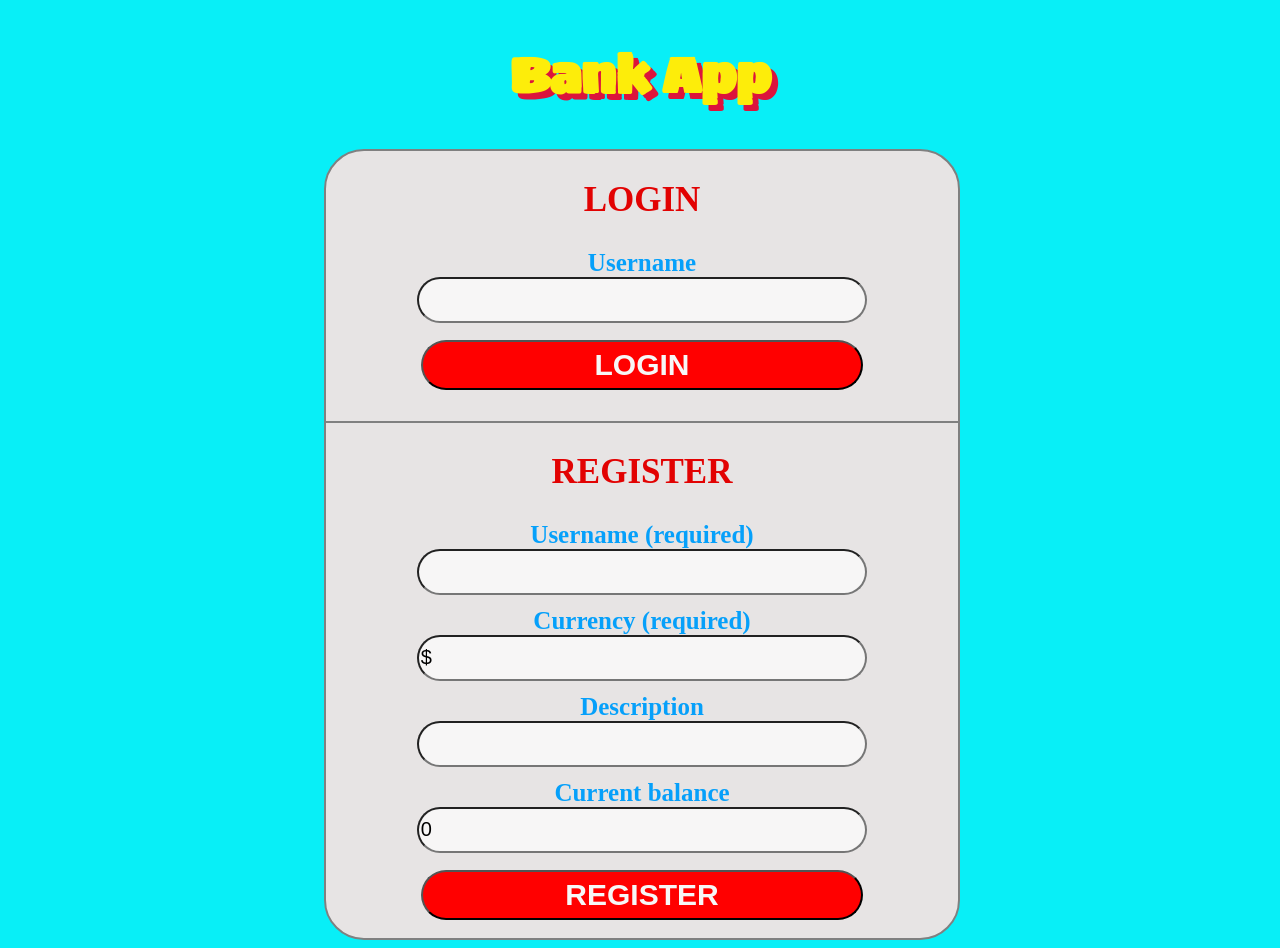
<file: bank-solution/index.html>
<!DOCTYPE html>
<html lang="en">
  <head>
    <meta charset="UTF-8">
    <meta name="viewport" content="width=device-width, initial-scale=1.0">
    <title></title>
    <script src="app.js" defer></script>
    <link rel="stylesheet" href="styles.css">
    <link rel="preconnect" href="https://fonts.googleapis.com">
    <link rel="preconnect" href="https://fonts.gstatic.com" crossorigin>
    <link href="https://fonts.googleapis.com/css2?family=Sigmar&display=swap" rel="stylesheet">
  </head>
  <body>
    <div id="app">Loading.....</div>
    <template id="login">
        <div class="heading">
          <h1>Bank App</h1>
        </div>
        <div class="forms">
          <section>
            <h2>Login</h2>
            <form id="loginForm" action="javascript: login()">
              <label for="username">Username</label><br>
              <input id="username" name="user" type="text"><br>
              <div id="loginError" role="alert" class="error"></div>
              <button>Login</button>
            </form>
            <hr color="grey">
            <h2>Register</h2>
            <form id="registerForm" action="javascript:register()">
              <label for="user">Username (required)</label><br>
              <input id="user" name="user" type="text" maxlength="25" required><br>
              <label for="currency">Currency (required)</label><br>
              <input id="currency" name="currency" type="text" value="$" required><br>
              <label for="description">Description</label><br>
              <input id="description" name="description" type="text" maxlength="100"><br>
              <label for="balance">Current balance</label><br>
              <input id="balance" name="balance" type="number" value="0" maxlength="5"><br>
              <div id="registerError" role="alert" class="error"></div>
              <button>Register</button>
            </form>
          </section>
        </div>
    </template>
    <template id="dashboard">
        <header>
          <div class="heading2">
            <h1>Bank App</h1>
            <button class="logoutButton">Logout</button>
          </div>
          
          <!--<br><a href="/credits" onclick="onLinkClick(event)">Credits</a>-->
        </header>
        <div id="balanceField">
          <section>
            Balance: <span id="balance"></span><span id="currency"></span>
          </section>
        </div>
        <section>
          <div id="heading3">
            <div>
              <h2 id="description"></h2>
            </div>
            <div>
              <button id="addTransactions">Add Transactions</button>
            </div>
          </div>
          <table id="table" border="6">
            <thead>
              <tr>
                <th>Date</th>
                <th>Object</th>
                <th>Amount</th>
              </tr>
            </thead>
            <tbody id="transactions"></tbody>
          </table>
        </section>
    </template>
    <dialog data-modal>
      <div>
        <h1 class="heading4">ADD TRANSACTION</h1>
      </div>
      <div class="dialog">
        <form action="javascript: add()" id="transactionForm" method="dialog">
          <label for="date">DATE</label><br>
          <input type="date" name="date" id="datetr"><br>
          <label for="object">OBJECT</label><br>
          <input type="text" name="object" id="objtr"><br>
          <label for="amount">AMOUNT (USE NEGATIVE VALUE FOR DEBIT)</label><br>
          <input type="number" name="amount" id="amounttr">
          <button id="cancel" class="dialogButton">CANCEL</button>
          <button id="ok" class="dialogButton" type="submit">OK</button>
        </form>
      </div>
    </dialog>
    <template id="transaction">
      <tr>
        <td></td>
        <td></td>
        <td></td>
      </tr>
    </template>
  </body>
</html>
</file>
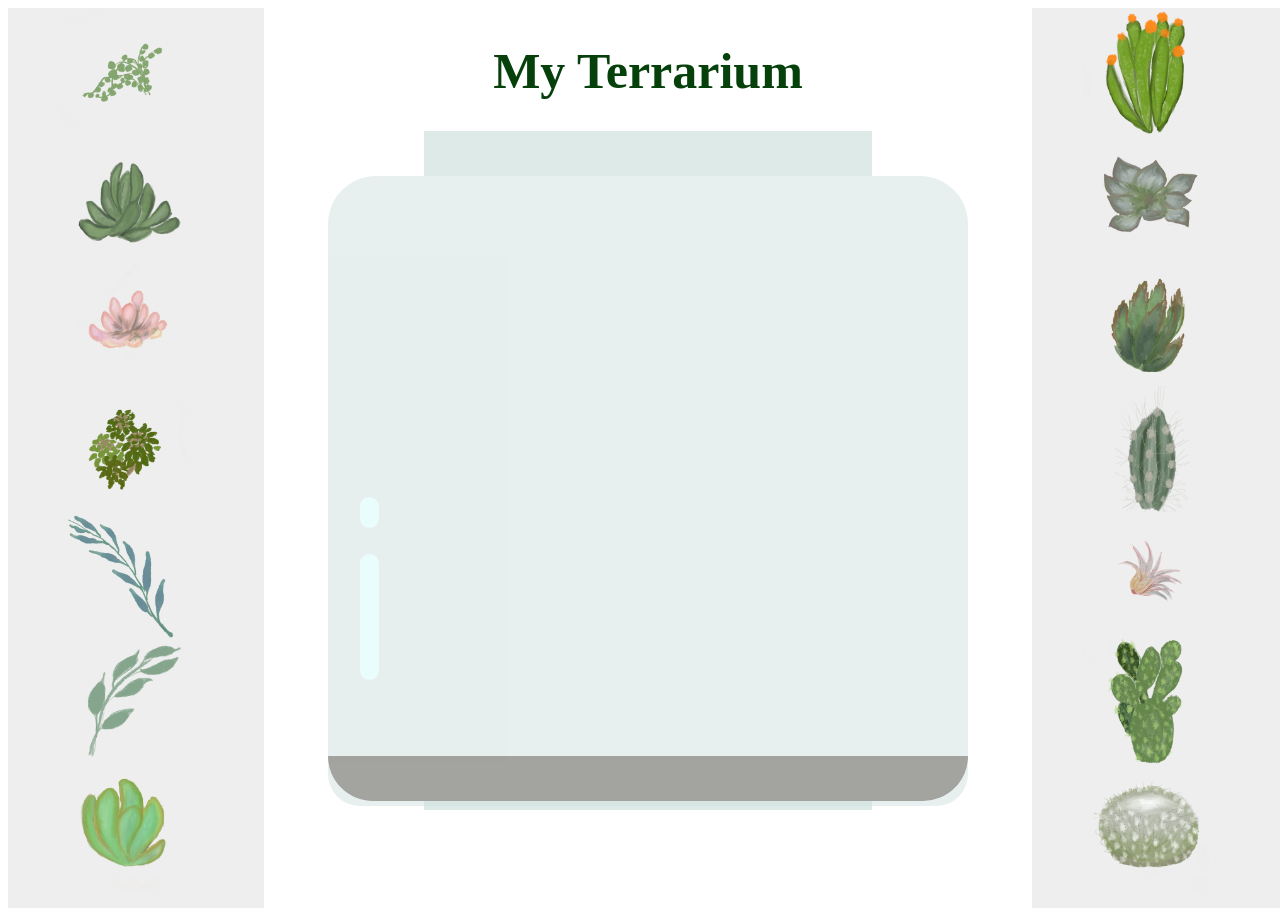
<file: terrarium-solution/index.html>
<!DOCTYPE html>
<html lang="en">
<head>
    <meta charset="UTF-8">
    <meta name="viewport" content="width=device-width, initial-scale=1.0">
    <title>Welcome to my Virtual Terrarium</title>
    <meta http-equiv="X-UA-Compatible" content="IE=edge">
    <link rel="stylesheet" href="./style.css" />
    <script src="./script.js" defer ></script>
</head>
<body>
    <div id="page">
        <div id="left-container" class="container">
            <div class="plant-holder">
                <img class="plant" alt="plant" id="plant1" src="./images/plant1.png" />
            </div>
            <div class="plant-holder">
                <img class="plant" alt="plant" id="plant2" src="./images/plant2.png" />
            </div>
            <div class="plant-holder">
                <img class="plant" alt="plant" id="plant3" src="./images/plant3.png" />
            </div>
            <div class="plant-holder">
                <img class="plant" alt="plant" id="plant4" src="./images/plant4.png" />
            </div>
            <div class="plant-holder">
                <img class="plant" alt="plant" id="plant5" src="./images/plant5.png" />
            </div>
            <div class="plant-holder">
                <img class="plant" alt="plant" id="plant6" src="./images/plant6.png" />
            </div>
            <div class="plant-holder">
                <img class="plant" alt="plant" id="plant7" src="./images/plant7.png" />
            </div>
        </div>
        <div class="terrarium">
            <div>
                <h1>My Terrarium</h1>
            </div>
            <div class="jar-top"></div>
            <div class="jar-walls">
                <div class="jar-glossy-long"></div>
                <div class="jar-glossy-short"></div>
            </div>
            <div class="dirt"></div>
            <div class="jar-bottom"></div>
        </div>
        <div id="right-container" class="container">
            <div class="plant-holder">
                <img class="plant" alt="plant" id="plant8" src="./images/plant8.png" />
            </div>
            <div class="plant-holder">
                <img class="plant" alt="plant" id="plant9" src="./images/plant9.png" />
            </div>
            <div class="plant-holder">
                <img class="plant" alt="plant" id="plant10" src="./images/plant10.png" />
            </div>
            <div class="plant-holder">
                <img class="plant" alt="plant" id="plant11" src="./images/plant11.png" />
            </div>
            <div class="plant-holder">
                <img class="plant" alt="plant" id="plant12" src="./images/plant12.png" />
            </div>
            <div class="plant-holder">
                <img class="plant" alt="plant" id="plant13" src="./images/plant13.png" />
            </div>
            <div class="plant-holder">
                <img class="plant" alt="plant" id="plant14" src="./images/plant14.png" />
            </div>
        </div>
        
    </div>
</body>
</html>
</file>
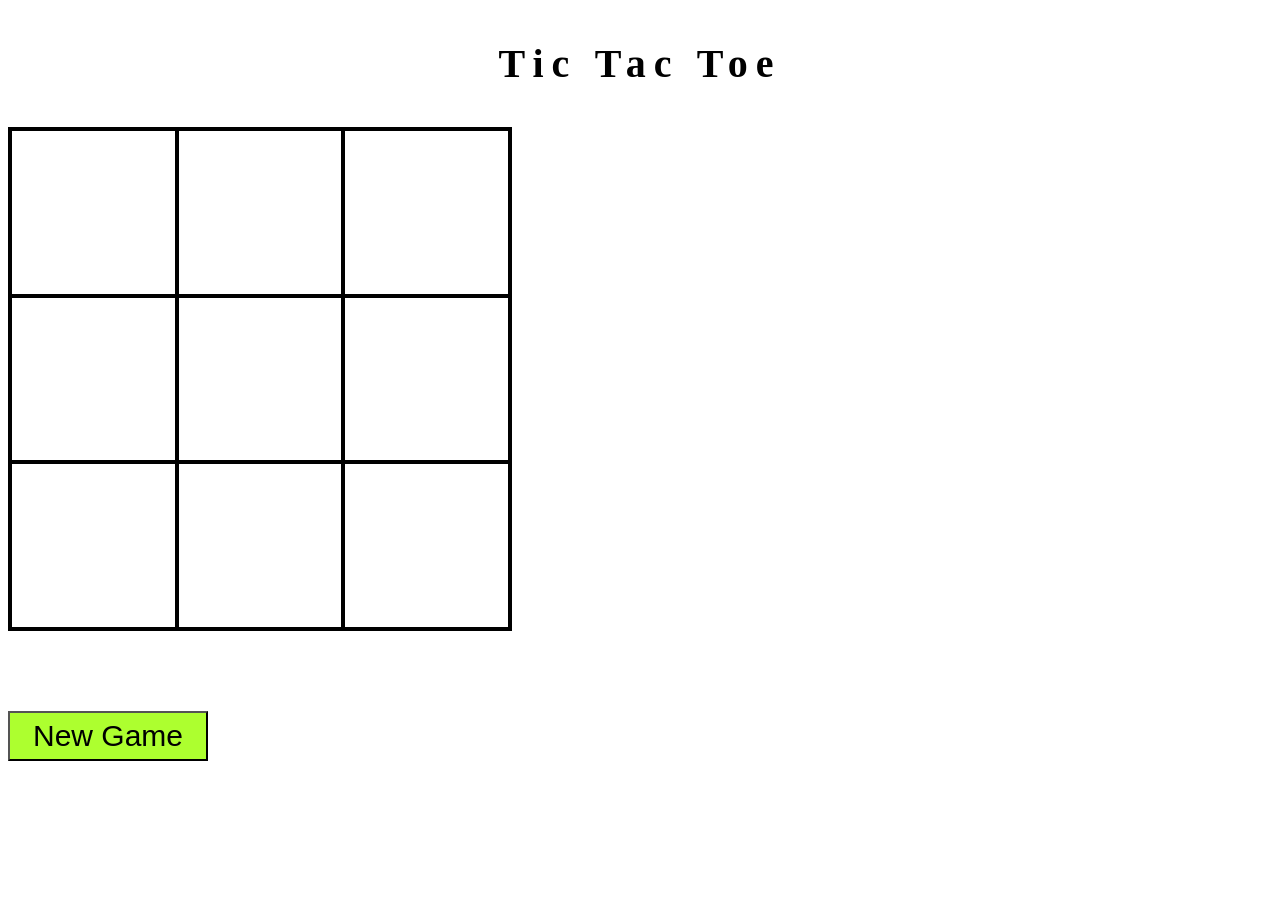
<file: tic-tac-toe/index.html>
<!DOCTYPE html>
<html lang="en">
<head>
    <meta charset="UTF-8">
    <meta name="viewport" content="width=device-width, initial-scale=1.0">
    <title>Tic-Tac-Toe</title>
    <link href="styles.css" rel="stylesheet">
</head>
<body>
    <div class="title">
        Tic Tac Toe
    </div>
    <div>
        <div id="canva">
            <div class="box" data-index="0"></div>
            <div class="box" data-index="1"></div>
            <div class="box" data-index="2"></div>
            <div class="box" data-index="3"></div>
            <div class="box" data-index="4"></div>
            <div class="box" data-index="5"></div>
            <div class="box" data-index="6"></div>
            <div class="box" data-index="7"></div>
            <div class="box" data-index="8"></div>   
        </div>
        <div class="bottom">
            <h1 id="player"></h3>
            <button id="newGame">New Game</button>
        </div>
    </div>
    <script src="script.js"></script>
</body>
</html>
</file>
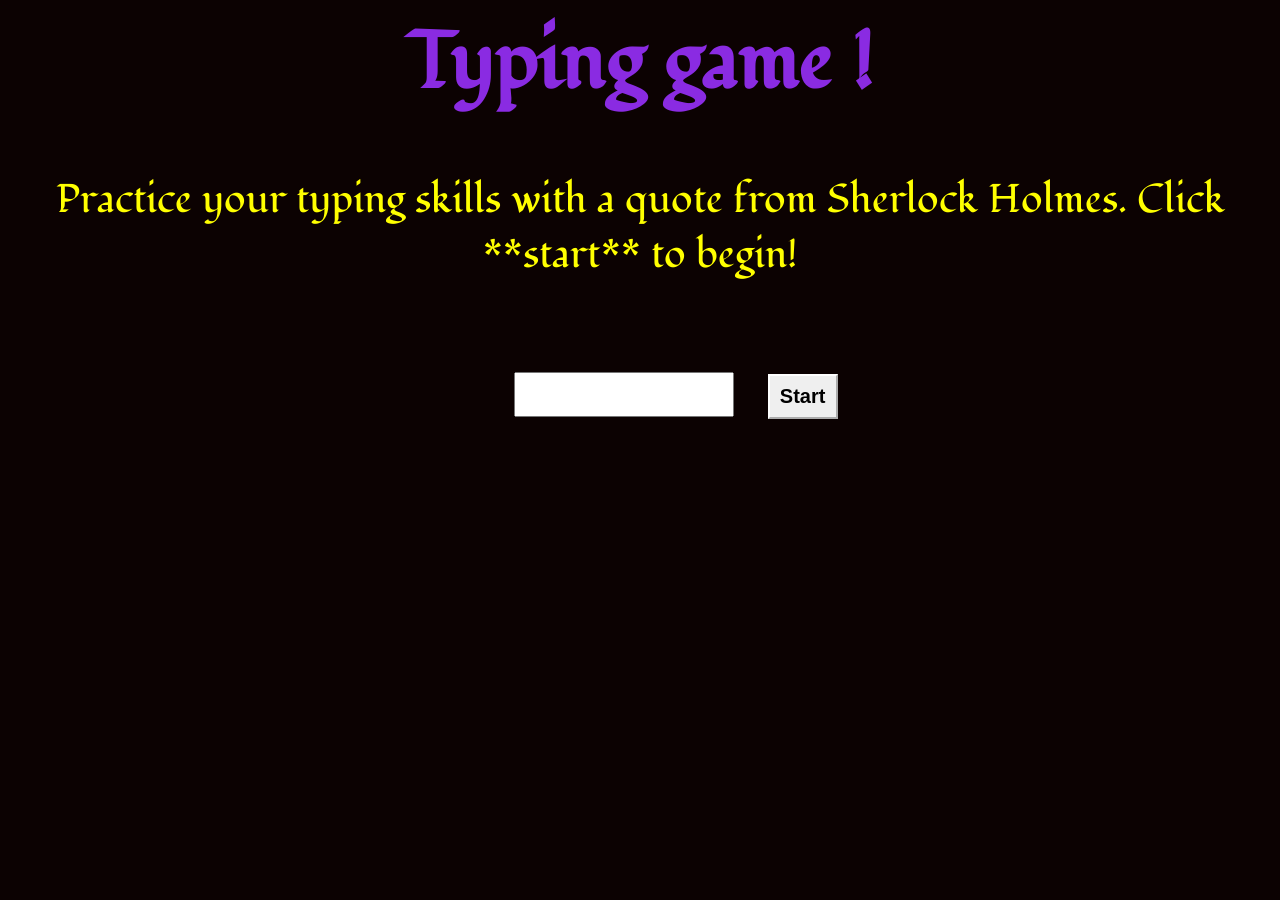
<file: typing-game-solution/index.html>
<html>
<head>
  <title>Typing game</title>
  <link rel="stylesheet" href="style.css">
  <link rel="preconnect" href="https://fonts.googleapis.com">
  <link rel="preconnect" href="https://fonts.gstatic.com" crossorigin>
  <link href="https://fonts.googleapis.com/css2?family=Fondamento:ital@0;1&display=swap" rel="stylesheet">
</head>
<body>
  <div>
    <h1>Typing game !</h1>
    <p>Practice your typing skills with a quote from Sherlock Holmes. Click **start** to begin!</p>
    <p id="quote"></p> 
    <p id="message"></p>
  </div> 
  <div class="typing">
    <input type="text" aria-label="current word" id="typed-value" />
    <button type="button" id="start">Start</button> 
  </div>
  <script src="script.js"></script>
</body>
</html>
</file>
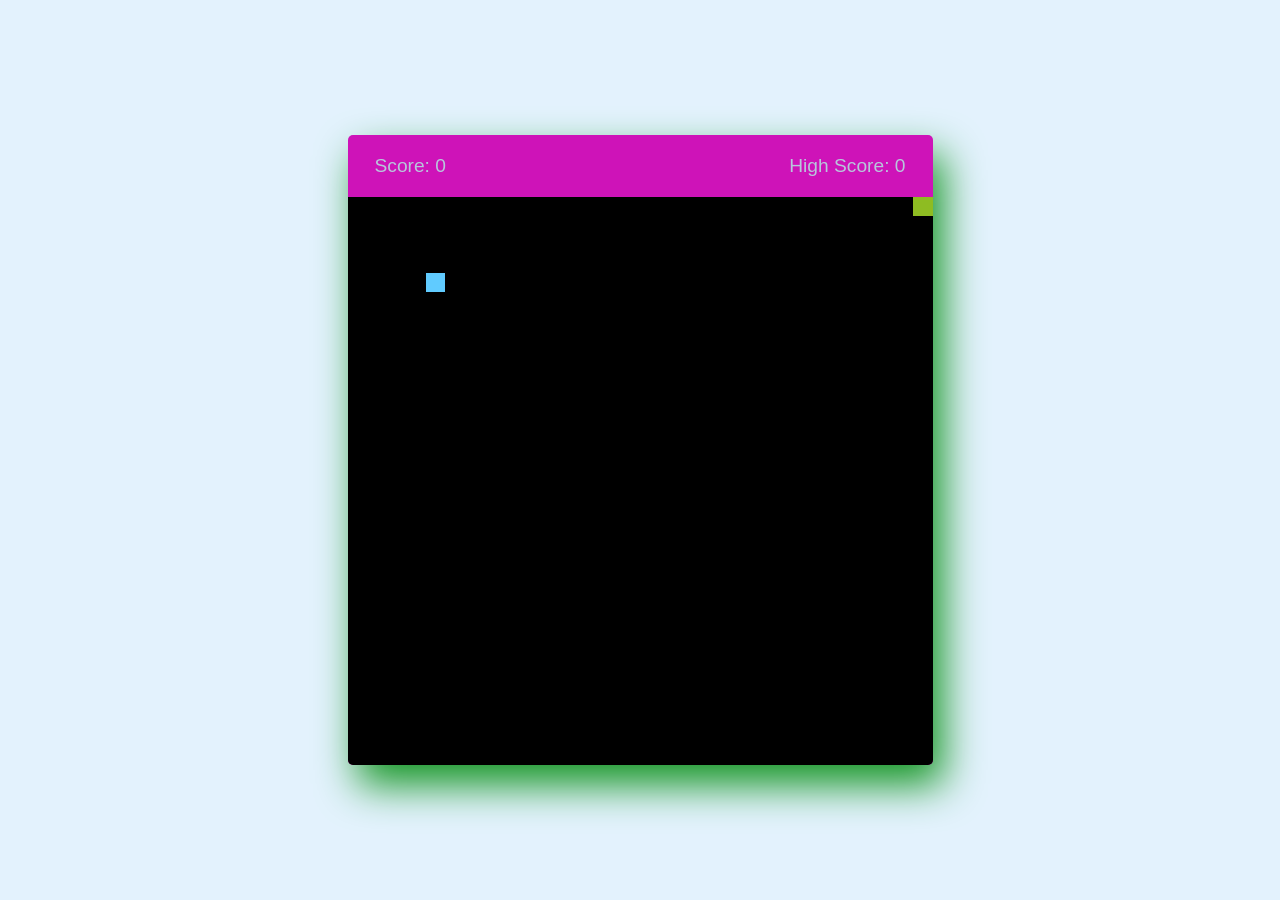
<file: 3-typing-game/My_typing_game/index.html>
<!DOCTYPE html>
<html lang="en" dir="ltr">
  <head>
    <meta charset="utf-8">
    <title>Snake Game JavaScript</title>
    <link rel="stylesheet" href="style.css">
    <meta name="viewport" content="width=device-width, initial-scale=1.0">
    <script src="script.js" defer></script>
  </head>
  <body>
    <div class="wrapper">
      <div class="game-details">
        <span class="score">Score: 0</span>
        <span class="high-score">High Score: 0</span>
      </div>
      <div class="play-board"></div>
      <div class="controls">
        <i data-key="ArrowLeft" class="fa-solid fa-arrow-left-long"></i>
        <i data-key="ArrowUp" class="fa-solid fa-arrow-up-long"></i>
        <i data-key="ArrowRight" class="fa-solid fa-arrow-right-long"></i>
        <i data-key="ArrowDown" class="fa-solid fa-arrow-down-long"></i>
      </div>
    </div>

  </body>
</html>
</file>
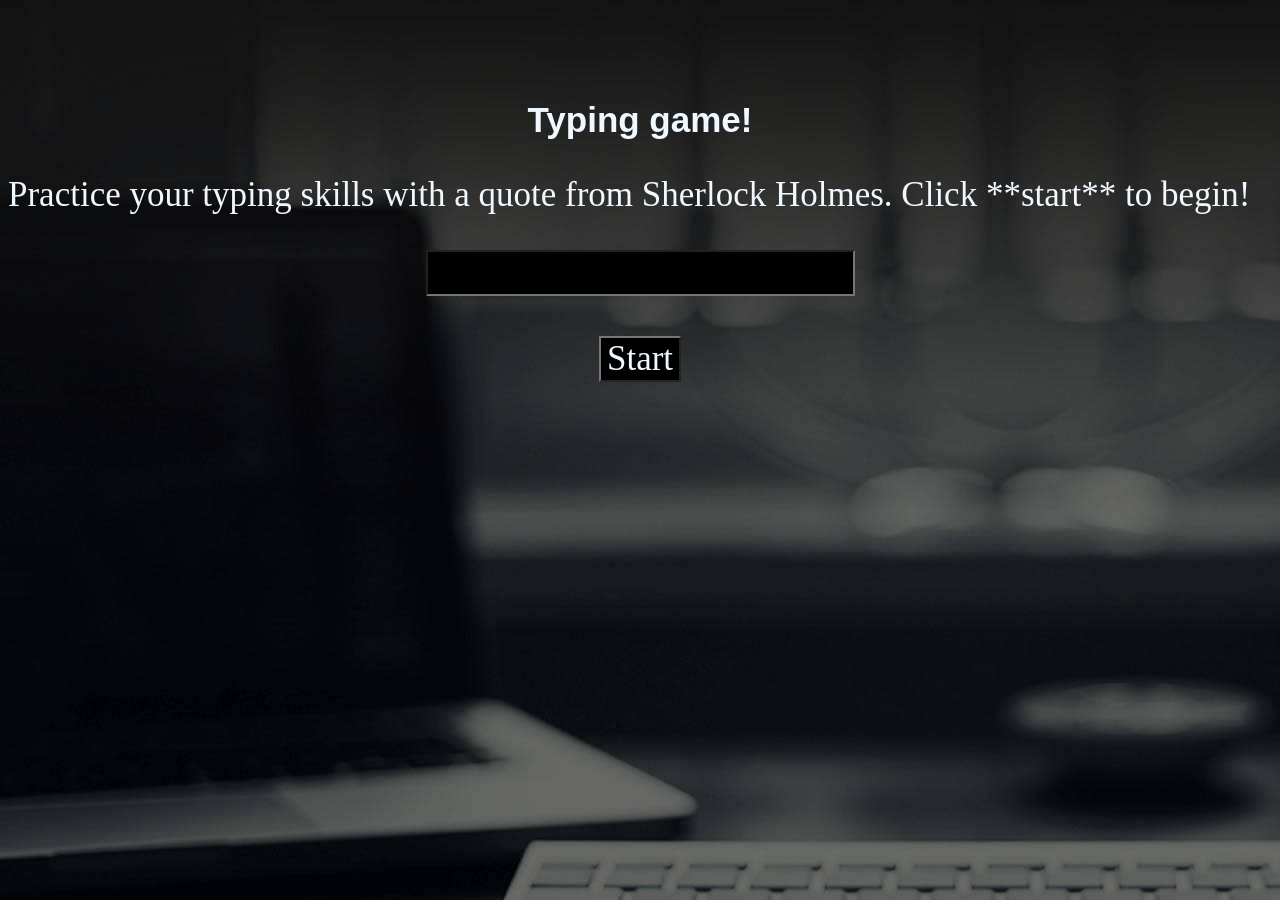
<file: 3-typing-game/typing-game-solution/index.html>
<!-- inside index.html -->
<html>
<head>
  <title>Typing game</title>
  <link rel="stylesheet" href="style.css">
</head>
<body>
  <h1>Typing game!</h1>
  <h2 id="score"></h2>
  <p>Practice your typing skills with a quote from Sherlock Holmes. Click **start** to begin!</p>
  <p id="quote"></p> <!-- This will display our quote -->
  <p id="message"></p> <!-- This will display any status messages -->
  <div>
    <div><input type="text" aria-label="current word" id="typed-value" /></div><br> <!-- The textbox for typing -->
    <div><button type="button" id="start">Start</button></div> <!-- To start the game -->
  </div>
  <script src="script.js"></script>
</body>
</html>
</file>
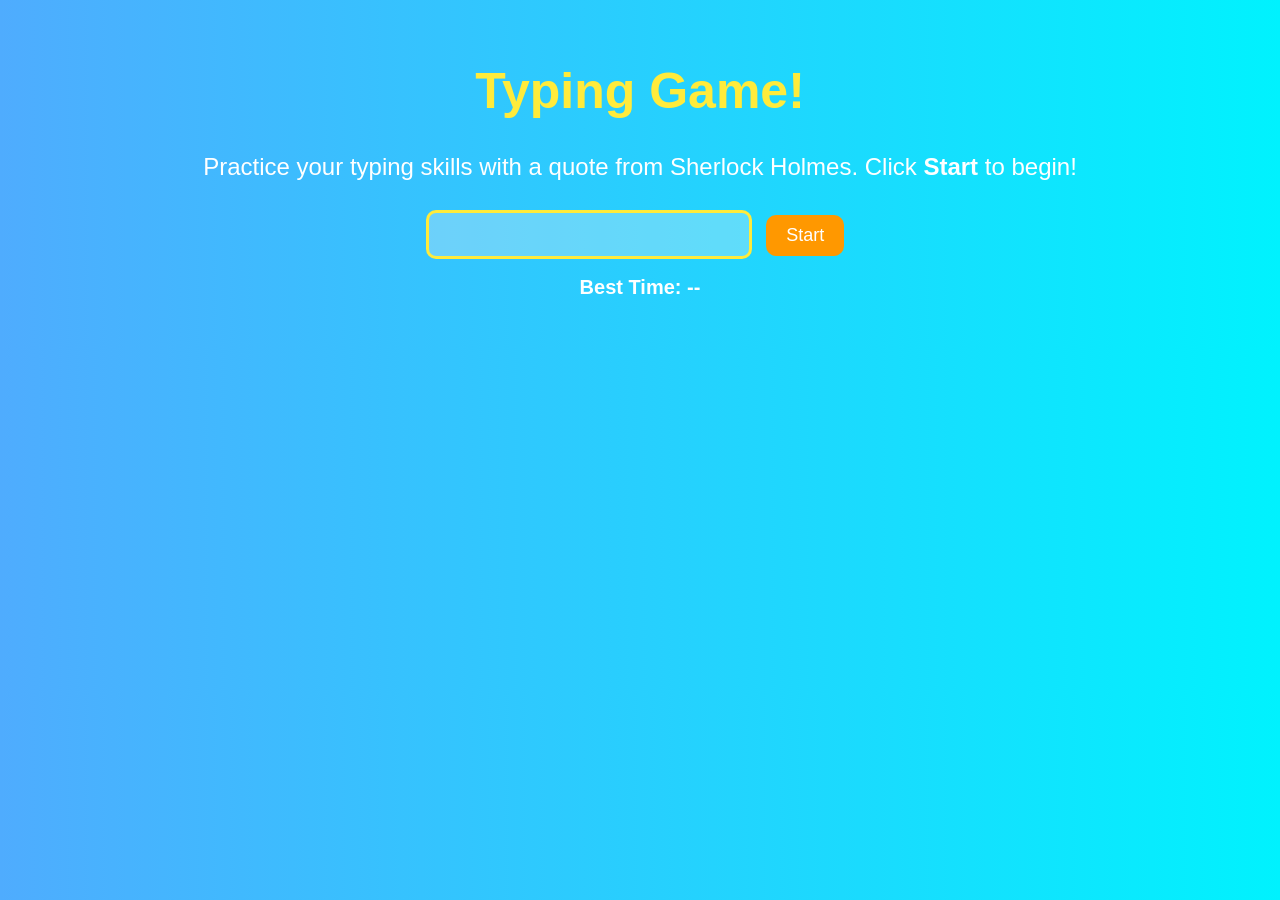
<file: 3-typing-game/typing-game/index.html>
<!DOCTYPE html>
<html lang="en">
<head>
  <meta charset="UTF-8">
  <meta name="viewport" content="width=device-width, initial-scale=1.0">
  <title>Typing Game</title>
  <link rel="stylesheet" href="style.css">
</head>
<body>

  <h1>Typing Game!</h1>
  <p>Practice your typing skills with a quote from Sherlock Holmes. Click <strong>Start</strong> to begin!</p>
  
  <p id="quote"></p> <!-- This will display the quote -->
  <p id="message"></p> <!-- This will display status messages -->

  <div>
    <input type="text" id="typed-value" disabled />
    <button id="start">Start</button>
  </div>

  <p id="high-score">Best Time: --</p> <!-- Display high score -->

  <!-- Modal Dialog -->
  <div id="modal" class="modal">
    <div class="modal-content">
      <p id="modal-message"></p>
      <button id="close-modal">OK</button>
    </div>
  </div>

  <script src="script.js"></script>

</body>
</html>
</file>
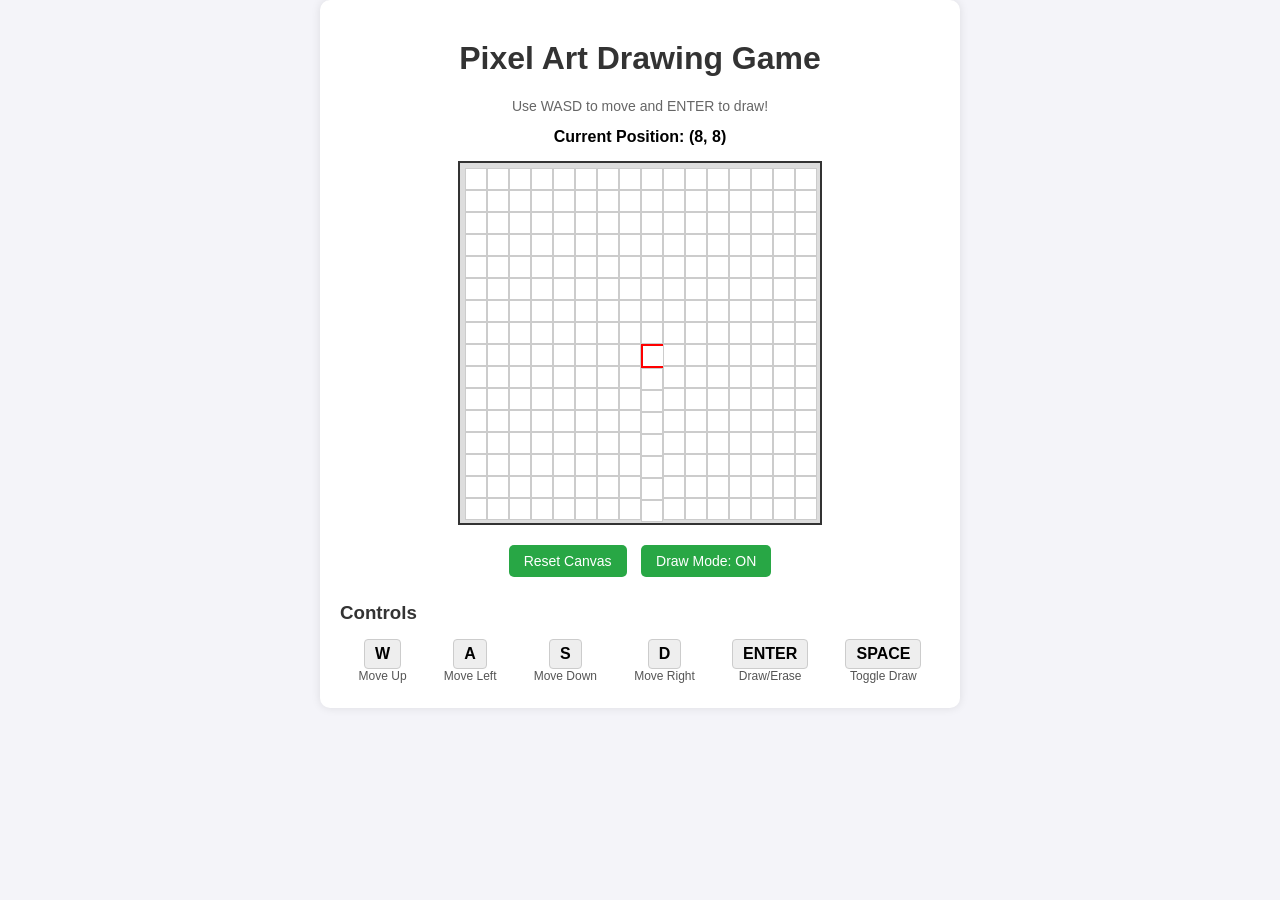
<file: 3-typing-game/Typing-Game/index.html>
<!DOCTYPE html>
<html lang="en">
<head>
    <meta charset="UTF-8">
    <meta name="viewport" content="width=device-width, initial-scale=1.0">
    <title>Pixel Art Drawing Game</title>
    <link rel="stylesheet" href="style.css">
</head>
<body>
    <div class="game-container">
        <h1> Pixel Art Drawing Game</h1>
        <p class="subtitle">Use WASD to move and ENTER to draw!</p>
        
        <div class="coordinates">
            Current Position: <span id="position">(8, 8)</span>
        </div>
        
        <div class="canvas-container">
            <div id="container" class="container"></div>
        </div>
        
        <div class="controls">
            <button id="reset" onclick="reset()">Reset Canvas</button>
            <button id="toggleDraw" onclick="toggleDrawMode()">Draw Mode: ON</button>
        </div>
        
        <div class="instructions">
            <h3>Controls</h3>
            <div class="key-group">
                <div class="key-item">
                    <div class="key">W</div>
                    <div class="key-description">Move Up</div>
                </div>
                <div class="key-item">
                    <div class="key">A</div>
                    <div class="key-description">Move Left</div>
                </div>
                <div class="key-item">
                    <div class="key">S</div>
                    <div class="key-description">Move Down</div>
                </div>
                <div class="key-item">
                    <div class="key">D</div>
                    <div class="key-description">Move Right</div>
                </div>
                <div class="key-item">
                    <div class="key">ENTER</div>
                    <div class="key-description">Draw/Erase</div>
                </div>
                <div class="key-item">
                    <div class="key">SPACE</div>
                    <div class="key-description">Toggle Draw</div>
                </div>
            </div>
        </div>
    </div>
    <script src="script.js"></script>
</body>
</html>
</file>
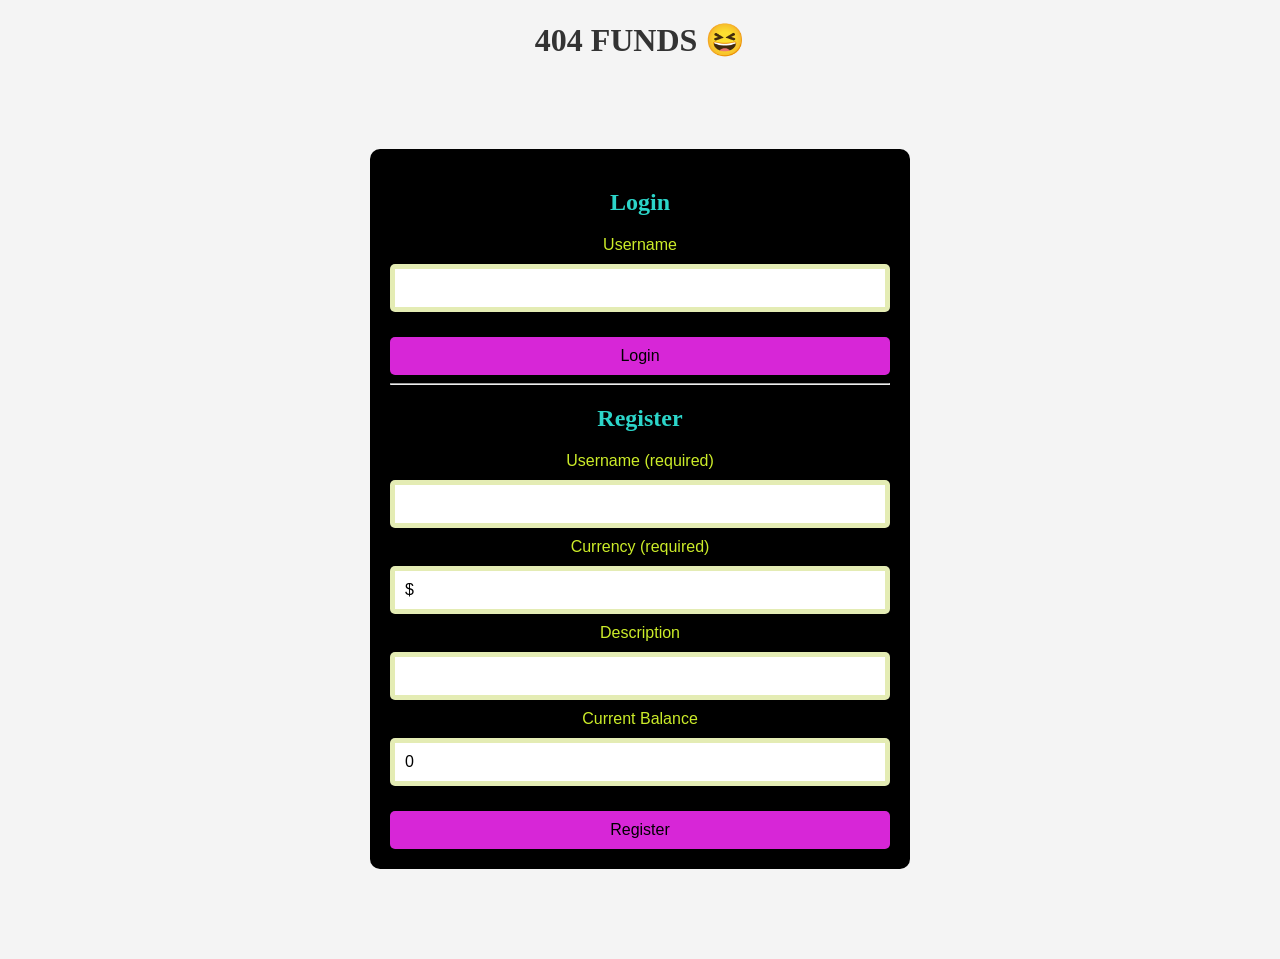
<file: 4-bank-project/Bank project/index.html>
<!DOCTYPE html>
<html lang="en">
<head>
    <meta charset="UTF-8">
    <meta name="viewport" content="width=device-width, initial-scale=1.0">
    <title>Bank App</title>
    <link rel="stylesheet" href="style.css">
    <script src="app.js" defer></script>
</head>
<body>
    <h1 id="bankname">404 FUNDS 😆</h1>
    <!-- <h1 id="bankname">Paython Bank 😆</h1> -->
    <div id="app">Loading...</div>

    <!-- LOGIN TEMPLATE -->
    <template id="login">
        <section>
            <h2>Login</h2>
            <form id="loginForm" action="javascript:login()">
                <label for="username">Username</label>
                <input id="username" name="user" type="text" required>
                <div id="loginError" role="alert"></div>
                <button type="submit">Login</button>
            </form>
        </section>

        <hr/>

        <h2>Register</h2>
        <form id="registerForm" action="javascript:register()">
            <label for="user">Username (required)</label>
            <input id="user" name="user" type="text" maxlength="20" required>
            
            <label for="currency">Currency (required)</label>
            <input id="currency" name="currency" type="text" value="$" maxlength="5" required>
            
            <label for="description">Description</label>
            <input id="description" name="description" type="text" maxlength="100">
            
            <label for="balance">Current Balance</label>
            <input id="balance" name="balance" type="number" value="0">
            
            <div id="registerError" role="alert"></div>
            <button type="submit">Register</button>
        </form>
    </template>

    <!-- DASHBOARD TEMPLATE -->
    <template id="dashboard">
        <header>
            <h1>Bank App</h1>
            <a href="/login" onclick="onLinkClick(event)">Logout</a>
        </header>

        <section id="balanced">
            Balance: <span id="balance"></span><span id="currency"></span>
        </section>
        <h2 id="description"></h2>

        <div id="addTransactionForm" class="modal">
            <div class="modal-content">
                <h2>Add Transaction</h2>
                <form id="transactionForm">
                    <label for="date">Date:</label>
                    <input type="date" id="date" name="date" required>
                    
                    <label for="object">Object:</label>
                    <input type="text" id="object" name="object" required>
                    
                    <label for="amount">Amount:</label>
                    <input type="number" id="amount" name="amount" required>
                    
                    <button type="submit">Add Transaction</button>
                    <button type="button" onclick="closeTransactionForm()">Cancel</button>
                </form>
            </div>
        </div>
        

        <section>
            <h2>Transactions</h2>
            <table>
                <thead>
                    <tr>
                        <th>Date</th>
                        <th>Object</th>
                        <th>Amount</th>
                    </tr>
                </thead>
                <tbody id="transactions"></tbody>
            </table>
        </section>
        <!-- adding transaction form -->

<button id="addingtransaction" onclick="openTransactionForm()">Add Transaction</button>

    </template>

    <!-- TRANSACTION TEMPLATE -->
    <template id="transaction">
        <tr>
            <td></td>
            <td></td>
            <td></td>
        </tr>
    </template>
</file>
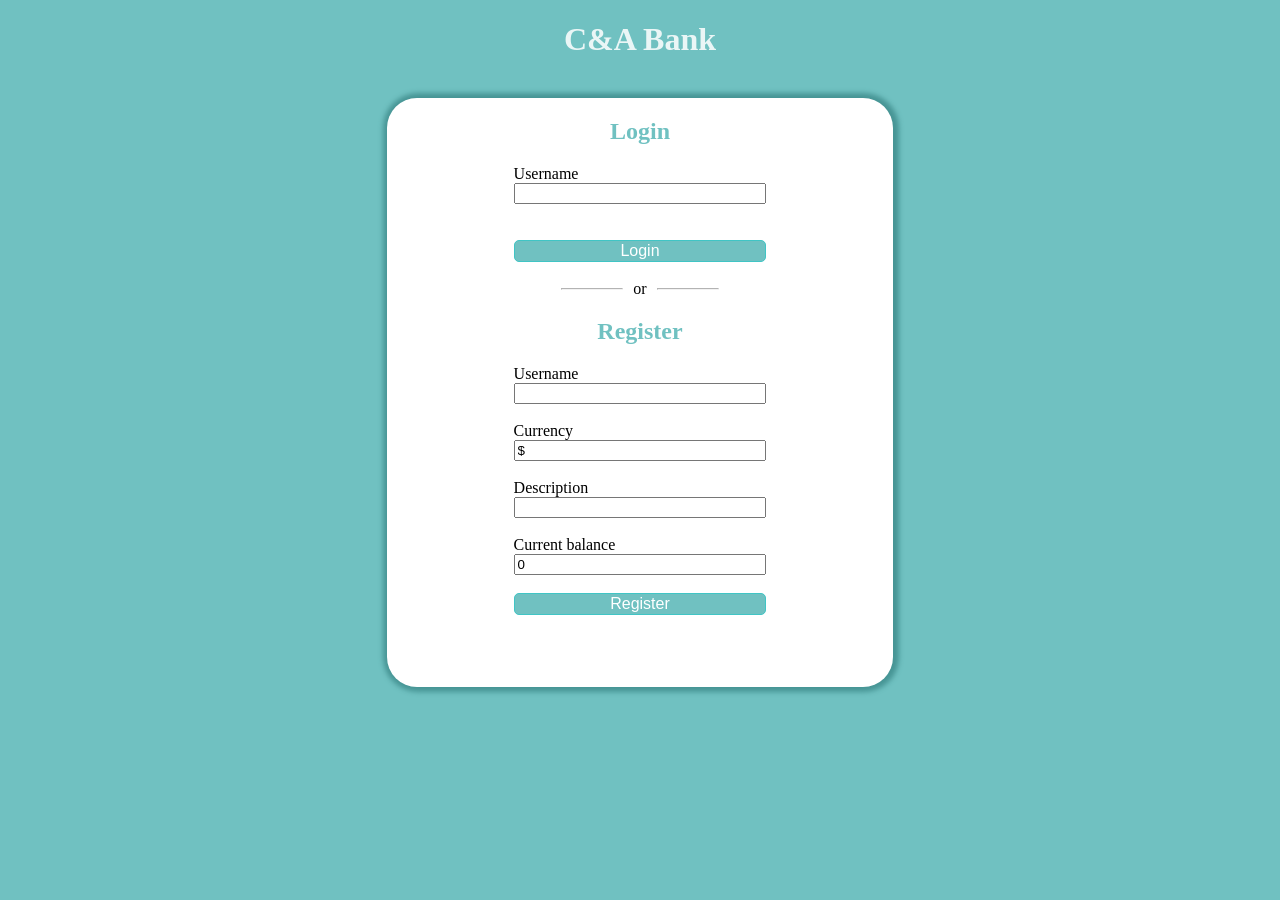
<file: 4-bank-project/Bank-solution/index.html>
<!DOCTYPE html>
<html lang="en">
  <head>
    <meta charset="UTF-8">
    <meta name="viewport" content="width=device-width, initial-scale=1.0">
    <title>Bank App</title>
    <link rel="stylesheet" href="style.css">
  </head>
  <body>
    <div id="app">Loading...</div>


    <template id="login">
      <h1>C&A Bank</h1>
      <div id="logpage">
        
      
        <h2>Login</h2>
        <form id="loginForm" action="javascript:login()">
          <label for="username">Username</label>
          <input id="username" name="user" type="text">
          <br>
          <div id="loginError" role="alert"></div><br>
          <button>Login</button>
        </form><br>
        
        <div class="divider"><hr /><span>or</span><hr /></div>
      <h2>Register</h2>
        <form id="registerForm" action="javascript:register()" method="POST">
          <label for="user">Username</label>
          <input id="user" name="user" type="text" required><br>
          <label for="currency">Currency</label>
          <input id="currency" name="currency" type="text" value="$" required><br>
          <label for="description">Description</label>
          <input id="description" name="description" type="text"><br>
          <label for="logbalance">Current balance</label>
          <input id="logbalance" name="balance" type="number" value="0"><br>
          <button>Register</button><br>
        </form>
        <br>
        <div id="regesterError"></div><br><br>
      </div>
    </template>


    <template id="dashboard">


        <header>
          <h1>Bank App</h1>
          <!-- <a href="/login" onclick="onLinkClick(event)">Logout</a><br>
          <a href="/page3" onclick="onLinkClick(event)">Next page</a> -->
        </header>
        
        <div id="container">
          <a id="Logout" href="/login" onclick="onLinkClick(event)">Logout</a><br>
        <section id="sectionBalance">
          Balance: <span id="balance"></span><span id="currency"></span>
        </section>
        </div>


        <form id="transactionData" action="javascript: addTransaction()">
          <h3>Instructions : You can add the date, object, amount into your Transactions List by submiting this form.</h3>
          <br>
          <label for="Date">Date :</label>
          <input type="date" id="Date" name="birthday">
          <label for="Object">Object :</label>
          <input id="Object" type="text">
          <label for="Amount">Amount :</label>
          <input id="Amount" type="number">
          <input type="submit" >
          <br><br>
          <div id="para">
            <h2 id="description">Description :</h2>
            <h2 id="DashboardDescription"></h2>
          </div>
        </form>
        <br><br><br>
        <div id="tableList">
          <h2 id="list">Transactions List :</h2>
          <h4 id="nothing"></h4>
          <br>
          <section id="transactions"></section>
        </div>

    </template>
    
    
    <template id="tableTransaction">
      <table>
        <tr>
          <td class="Data1"></td>
          <td class="Data2"></td>
          <td class="Data3"></td>
        </tr>
      </table>
    </template>
      
    
    <!-- <template id="page3">
      <h3>This page shows the credits of the person</h3>
      
      <a href="/dashboard" onclick="onLinkClick(event)">Previous page</a>
    </template> -->


    <script src="app.js" defer></script>
  </body>
</html>
</file>
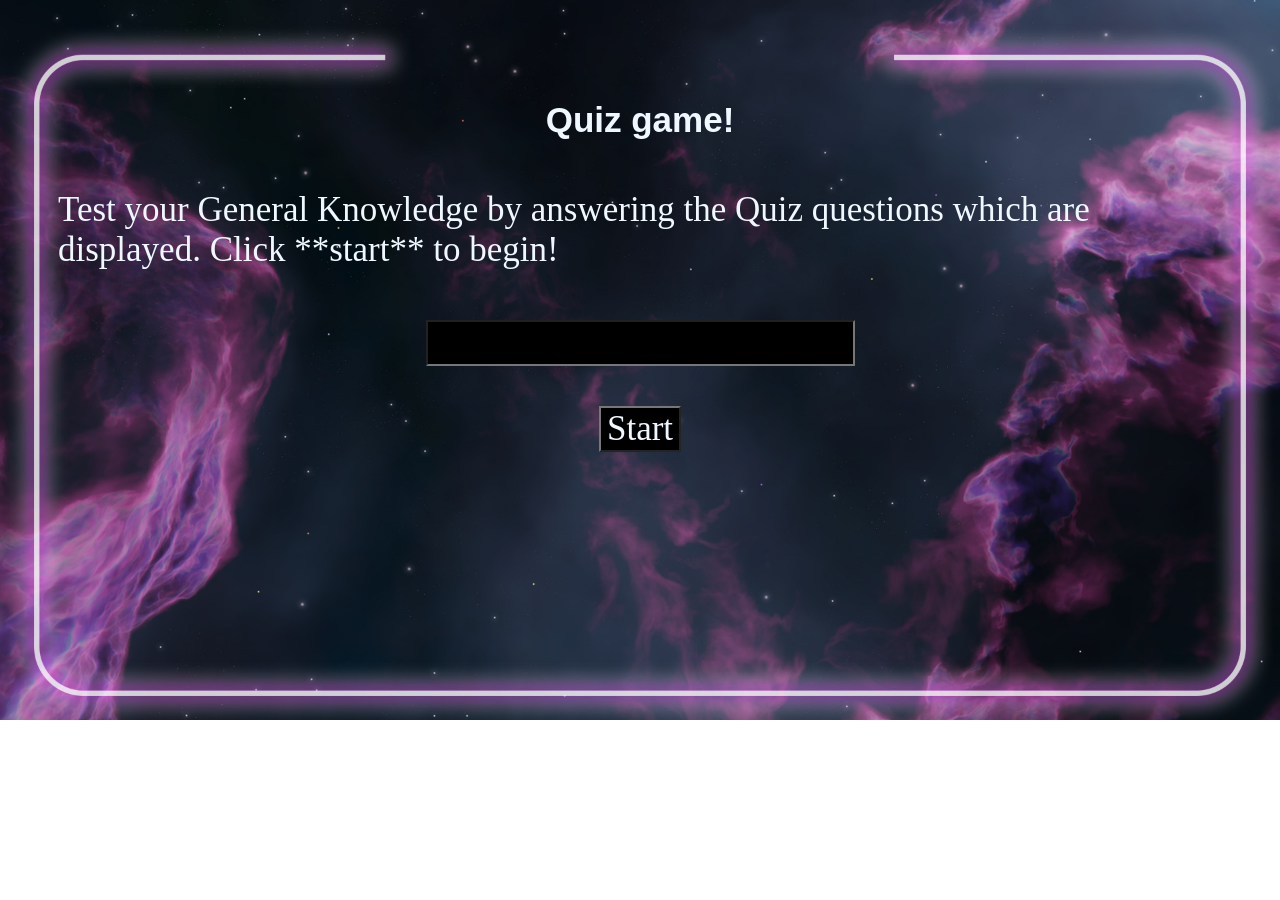
<file: 3-typing-game/typing-game-solution/Assignment/index.html>
<!-- inside index.html -->
<html>
<head>
  <title>Typing game</title>
  <link rel="stylesheet" href="style.css">
</head>
<body>
  <h1>Quiz game!</h1>
  <h2 id="score"></h2>
  
  <p>Test your General Knowledge by answering the Quiz questions which are displayed. Click **start** to begin!</p>
  <p id="quote"></p> <!-- This will display our quote -->
  
  <div>
    <div><input type="text" aria-label="current word" id="typed-value" /></div><br> <!-- The textbox for typing -->
    <div><button type="button" id="start">Start</button></div> <!-- To start the game -->
  </div>
  <script src="script.js"></script>
</body>
</html>
</file>
<file: bank-solution/styles.css>
.heading{
    text-align: center;
    font-size: 25px;
    color: rgb(253, 237, 10);
    font-family: 'Sigmar',sans-serif;
    font-weight: bolder;
    text-shadow: 6px 6px crimson;
}
.link{
    color: white;
    text-decoration: none;
}
.error{
    color: red;
    text-align: left;
    font-size: 20px;
    padding-left: 14%;
    margin-bottom: 5px;
}
.forms{
    display: inline-block;
    width: 40%;
    height: 65%;
    margin-left: 30%;
    font-size: 25px;
    text-align:center ;
    border: 2px solid gray;
    border-radius: 40px;
    background-color: rgb(231, 228, 228);
    font-weight: bolder;
    color: rgb(6, 160, 250);
}
h2{
    font-size: 35px;
    color: rgb(226, 2, 2);
    text-transform: uppercase;
    text-decoration: double;
}
input{
    margin-bottom: 12px;
    height: 40px;
    width: 70%;
    border-radius: 60px;
    background-color: rgb(247, 246, 246);
    font-size: 20px;
}
button{
    margin-bottom: 18px;
    height: 50px;
    width: 70%;
    background-color: red;
    border-radius: 60px;
    font-weight: bold;
    font-size: 30px;
    text-transform: uppercase;
    color: rgb(247, 247, 247);
}
body{
    background-color: rgb(8, 239, 247);
}
.heading2{
    text-align: center;
    font-size: 25px;
    color: rgb(253, 237, 10);
    font-family: 'Sigmar',sans-serif;
    font-weight: bolder;
    text-shadow: 6px 6px crimson;
    display: flex;
    justify-content: space-between;
}
#heading3 {
    display: flex;
    flex-direction: row;
    justify-content: space-between;
}
.logoutButton{
    margin-top: 50px;
    width: 250px;
    height: 80px;
    border-radius: 10px;
    text-decoration: none;
}
#addTransactions{
    margin-top: 20px;
    width: 350px;
    height: 70px;
    border-radius: 10px;
    text-decoration: none;
    background-color: rgb(3, 69, 131);
}
#balanceField{
    margin-top: 30px;
    color: rgb(248, 164, 7);
    display: flex;
    flex-flow: column;
    height: 60px;
    padding: 10px 0px;
    text-shadow: 2px 2px rgb(61, 1, 16);
    width: 100%;
    font-size: 60px;
    font-weight: bolder;
    text-align: center;
    background-color: rgb(145, 245, 233);
}
#table {
    margin-left: 30%;
    width: 40%;
    margin-top: 10px;
    color: rgb(1, 55, 116);
    font-size: 30px;
    border-color: rgb(0, 6, 8);
    border-collapse: collapse;
}
#table th{
    border-width: 5px;
}
#table td{
    text-align: center;
    margin-top: 5px;
    height: 60px;
    border-width: 5px;
}
dialog{
    border-radius: 30px;
    height: 450px;
    width: 650px;
    font-size: 20px;
    background-color: rgb(253, 250, 250);
}
.dialog label{
    margin: 10px 50px;
    font-size: 15px;
    color: rgba(34, 33, 33, 0.822);
    font-weight: bolder;
}
.dialog input{
    margin: 10px 35px;
    width: 560px;
    font-size: 18px;
    height: 45px;
    border-radius: 15px;
    font-weight: bolder;
}
.heading4{
    margin-left: 20%;
    color: red;
    font-size: 35px;
}
#cancel{
    margin-left: 44%;  
}

#ok{
    margin-left: 20px;
}
.dialogButton{
    margin-top: 15px;
    height: 50px;
    width: 150px;
    background-color: rgba(248, 4, 24);
    border-radius: 20px;
    color: white;
    font-size: 25px;
}

@media screen and (max-width: 1504px) {
    .forms {
        width: 50%;
        margin-left: 25%;
    }
    
    input, button {
        width: 70%;
    }

    #table {
        width: 60%;
        margin-left: 20%;
    }

    #addTransactions {
        width: 300px;
        font-size: 25px;
    }
}

/* For mobile devices */
@media screen and (max-width: 968px) {
    .forms {
        width: 70%;
        margin-left: 15%;
        font-size: 20px;
    }

    h2 {
        font-size: 28px;
    }

    input, button {
        width: 70%;
        font-size: 18px;
    }

    button {
        height: 45px;
        font-size: 24px;
    }

    .heading, .heading2 {
        font-size: 20px;
        text-shadow: 4px 4px crimson;
    }

    #balanceField {
        font-size: 40px;
        height: 60px;
    }

    #table {
        width: 80%;
        margin-left: 10%;
        font-size: 25px;
    }

    #table td {
        height: 50px;
    }

    .logoutButton{
        margin-top: 50px;
        width: 150px;
        height: 50px;
        border-radius: 10px;
        text-decoration: none;
    }

    #addTransactions{
        margin-top: 20px;
        width: 250px;
        height: 70px;
        border-radius: 10px;
        text-decoration: none;
        font-size: 20px;
    }
}

/* For very small screens */
@media screen and (max-width: 580px) {
    .forms {
        width: 70%;
        margin-left: 15%;
        font-size: 18px;
    }

    h2 {
        font-size: 24px;
    }

    input, button {
        width: 75%;
        font-size: 16px;
    }

    button {
        height: 40px;
        font-size: 20px;
    }

    .heading, .heading2 {
        font-size: 18px;
        text-shadow: 3px 3px crimson;
    }

    #balanceField {
        font-size: 30px;
        height: 50px;
    }

    #table {
        width: 90%;
        margin-left: 5%;
        font-size: 20px;
    }

    #table td {
        height: 40px;
    }

    #addTransactions{
        font-size: 15px;
        width: 150px;
        height: 50px;
    }
    
}
</file>
<file: terrarium-solution/style.css>
body {
	font-family: helvetica, arial, sans-serif;
	width: 100vw;
}

h1 {
	color: #06410b;
	text-align: center;
	font-family: 'Times New Roman', Times, serif;
	font-size: 50px;
}


#page {
	display: flex;
	flex-direction: row;
	justify-content: center;
	align-items: center;
}

.plant-holder {
	position: relative;
	height: 14%;
	align-self: center;
	left: 20%;
}

.plant {
	position: relative;
	max-width: 100%;
	max-height: 100%;
	z-index: 2;
	align-self: center;
}


.container {
	background-color: #eee;
	width: 20%;
	flex: 1;
	height: 100vh;
}

.terrarium {
	width: 60%;
	display: flex;
	flex-direction: column;
	flex-wrap: 1;
	height: 100vh;
}

.jar-walls {
	height: 70%;
	width: 50%;
	background: #d1e1df;
	border-radius: 3rem 3rem 2rem 2rem;
	position: absolute;
	bottom: 10.5%;
	align-self: center;
	opacity: 0.5;
	z-index: 1;
}

.jar-top {
	width: 35%;
	height: 5%;
	background: #d1e1df;
	position: absolute;
	bottom: 80.5%;
	align-self: center;
	opacity: 0.7;
	z-index: 1;
}

.jar-bottom {
	width: 35%;
	height: 1%;
	background: #d1e1df;
	position: absolute;
	bottom: 10%;
	align-self: center;
	opacity: 0.7;
}

.dirt {
	width: 50%;
	height: 5%;
	background: #3a241d;
	position: absolute;
	border-radius: 0 0 5rem 5rem;
	bottom: 11%;
	align-self: center;
	opacity: 0.7;
	z-index: -1;
}

.jar-glossy-long{
	background: rgb(213, 252, 250);
	width: 3%;
	height: 20%;
	position: absolute;
	bottom: 20%;
	margin-left: 5%;
	border-radius: 3rem;
}

.jar-glossy-short{
	background: rgb(213, 252, 250);
	width: 3%;
	height: 5%;
	position: absolute;
	top: 51%;
	margin-left: 5%;
	border-radius: 3rem;
}
</file>
<file: tic-tac-toe/styles.css>
#canva{
    width: 500px;
    height: 500px;
    border: solid 2px black;
    display: grid;
    grid-template-columns: 1fr 1fr 1fr;
    grid-template-rows: 1fr 1fr 1fr;
    justify-self: center;
}

.highlight{
    border: solid 2px black;
    font-size: 80px;
    text-align: center;
    line-height: 160px;
    background-color: rgb(4, 238, 238);
}

.title{
    font-size: 40px;
    letter-spacing: 8px;
    margin: 40px 0px;
    font-weight: bolder;
    font-family: 'Times New Roman', Times, serif;
    text-align: center;
}

.bottom{
    justify-items: center;
    margin-top: 60px;
}

.box{
    border: solid 2px black;
    font-size: 80px;
    text-align: center;
    line-height: 160px;
}

#player{
    font-size: 40px;;
}

button{
    margin-top: 20px;
    width: 200px;
    height: 50px;
    font-size: 30px;
    background-color: greenyellow;
}
</file>
<file: typing-game-solution/style.css>
.highlight {
    background-color: rgb(7, 182, 235);
  }
  
.error {
    background-color: lightcoral;
    border: red;
    width: 220px;
    height: 45px;
    font-size: 25px;
    font-weight: bolder;
  }

body{
  background-color: rgb(12, 2, 2);
}

h1{
    font-family: 'Fondamento',serif;
    font-size: 80px;
    color: blueviolet;
    text-align: center;
  }

p{
  font-family: 'Fondamento',serif;
  font-size: 40px;
  color: yellow;
  text-align: center;
}

input {
  width: 220px;
  height: 45px;
  font-size: 25px;
  font-weight: bolder;
}

input:disabled {
  width: 0px;
  height: 0px;
  background-color: rgb(12, 2, 2);
}

input:focus{
  outline: none;
  border: none;
}

button{
  height: 45px;
  margin-left: 30px;
  border-color: white;
  width: 70px;
  font-size: 20px;
  font-weight: bolder;
}

.typing{
  margin-top: 90px;
  margin-left: 40%;
}
</file>
<file: 3-typing-game/My_typing_game/style.css>
* {
  margin: 0;
  padding: 0;
  box-sizing: border-box;
  font-family: 'Open Sans', sans-serif;
}
body {
  display: flex;
  align-items: center;
  justify-content: center;
  min-height: 100vh;
  background: #E3F2FD;
}
.wrapper {
  width: 65vmin;
  height: 70vmin;
  display: flex;
  overflow: hidden;
  flex-direction: column;
  justify-content: center;
  border-radius: 5px;
  background: #ce13b8;
  box-shadow: 10px 20px 40px rgb(21, 150, 36);
}
.game-details {
  color: #B8C6DC;
  font-weight: 500;
  font-size: 1.2rem;
  padding: 20px 27px;
  display: flex;
  justify-content: space-between;
}
.play-board {
  height: 100%;
  width: 100%;
  display: grid;
  background: #000000;
  grid-template: repeat(30, 1fr) / repeat(30, 1fr);
}
.play-board .food {
  background: #8ebc22;
}
.play-board .head {
  background: #60CBFF;
}

.controls {
  display: none;
  justify-content: space-between;
}
.controls i {
  padding: 25px 0;
  text-align: center;
  font-size: 1.3rem;
  color: #B8C6DC;
  width: calc(100% / 4);
  cursor: pointer;
  border-right: 1px solid #171B26;
}

@media screen and (max-width: 800px) {
  .wrapper {
    width: 90vmin;
    height: 115vmin;
  }
  .game-details {
    font-size: 1rem;
    padding: 15px 27px;
  }
  .controls {
    display: flex;
  }
  .controls i {
    padding: 15px 0;
    font-size: 1rem;
  }
}
</file>
<file: 3-typing-game/typing-game-solution/style.css>
/* inside style.css */
* {
    color: aliceblue;
    font-size: 35px;
    font-family:'Times New Roman', Times, serif;
}
body {
    margin-top: 100px;
    background-image: url(./keyboard.jpg);
}

.highlight {
    background-color: rgb(152, 152, 125);
}

#quote {
    font-weight: 45px;
    color: antiquewhite;
}

#typed-value {
    background-color: black;
    display: block;
    margin: auto;
}
  
.error {
    background-color:  rgb(199, 154, 99);
    border: 2px solid red;
}


#message {
    
    border-radius: 30px;
    
}

h1 {
    text-align: center;
    font-family: sans-serif;
}



#start {
    margin-top: 10px;
    display: block;
    margin: auto;
    background-color: black;
    border-color: rgb(117, 119, 121);
}
</file>
<file: 3-typing-game/typing-game/style.css>
/* General Styling */
body {
  background: linear-gradient(to right, #4facfe, #00f2fe);
  text-align: center;
  font-family: 'Arial', sans-serif;
  color: white;
  padding: 20px;
}

/* Heading */
h1 {
  font-size: 50px;
  color: #ffeb3b;
}

/* Quote Text */
p {
  font-size: 24px;
}

/* Quote Highlight */
.highlight {
  background-color: yellow;
  font-weight: bold;
}

/* Error Highlight */
.error {
  background-color: red;
  color: white;
}

/* Input & Button Styling */
input {
  font-size: 20px;
  padding: 10px;
  width: 300px;
  border: 3px solid #ffeb3b;
  border-radius: 10px;
  text-align: center;
}

button {
  font-size: 18px;
  padding: 10px 20px;
  margin: 10px;
  background-color: #ff9800;
  color: white;
  border: none;
  border-radius: 10px;
  cursor: pointer;
}

button:hover {
  background-color: #e65100;
}

/* High Score Display */
#high-score {
  font-size: 20px;
  margin-top: 10px;
  font-weight: bold;
}

/* Modal Styling */
.modal {
  display: none;
  position: fixed;
  top: 50%;
  left: 50%;
  transform: translate(-50%, -50%);
  background: white;
  padding: 20px;
  border-radius: 10px;
  box-shadow: 0 4px 8px rgba(0, 0, 0, 0.3);
  text-align: center;
  color: black;
  z-index: 1000;
}

.modal-content {
  padding: 20px;
}

#close-modal {
  margin-top: 10px;
  padding: 10px 20px;
  background-color: #4CAF50;
  color: white;
  border: none;
  cursor: pointer;
}

#close-modal:hover {
  background-color: #388E3C;
}
</file>
<file: 3-typing-game/Typing-Game/style.css>
body {
    margin: 0;
    padding: 0;
    font-family: Arial, sans-serif;
    background-color: #f4f4f9;
    text-align: center;
}

h1 {
    color: #333;
    margin-top: 20px;
}

.subtitle {
    color: #666;
    font-size: 14px;
}

.game-container {
    max-width: 600px;
    margin: 0 auto;
    padding: 20px;
    background: white;
    border-radius: 10px;
    box-shadow: 0 0 10px rgba(0,0,0,0.1);
}

.coordinates {
    margin: 10px 0;
    font-weight: bold;
}

.canvas-container {
    display: flex;
    justify-content: center;
    margin: 15px 0;
}

.container {
    display: grid;
    grid-template-columns: repeat(16, 20px);
    grid-template-rows: repeat(16, 20px);
    gap: 2px;
    background-color: #ddd;
    padding: 5px;
    border: 2px solid #333;
}

.pixel {
    width: 20px;
    height: 20px;
    background-color: white;
    border: 1px solid #ccc;
    cursor: pointer;
    transition: background 0.2s;
}

.focused {
    border: 2px solid red;
}

.controls {
    margin-top: 10px;
}

button {
    padding: 8px 15px;
    margin: 5px;
    border: none;
    border-radius: 5px;
    background-color: #28a745;
    color: white;
    font-size: 14px;
    cursor: pointer;
}

button:hover {
    opacity: 0.9;
}

.instructions {
    margin-top: 20px;
    text-align: left;
}

.instructions h3 {
    margin-bottom: 10px;
    color: #333;
}

.key-group {
    display: flex;
    flex-wrap: wrap;
    justify-content: space-around;
}

.key-item {
    text-align: center;
    margin: 5px;
}

.key {
    display: inline-block;
    background-color: #eee;
    border: 1px solid #ccc;
    border-radius: 4px;
    padding: 5px 10px;
    font-weight: bold;
}

.key-description {
    font-size: 12px;
    color: #555;
}
</file>
<file: 4-bank-project/Bank project/style.css>
/* normal styling */
body {
  font-family: Arial, sans-serif;
  margin: 0;
  padding: 0;
  background-color: #f4f4f4;
  color: #333;
  text-align: center;
}

h1, h2 {          /* used this styling for headings */
  color: #2cd5c9;
  font-family: 'Times New Roman', Times, serif;
}

/* for centering the app container */
#app {
  max-width: 500px;
  margin: 90px auto;
  padding: 20px;
  background: rgb(0, 0, 0);
  border-radius: 10px;
  box-shadow: 10 10 10px rgba(0, 0, 0, 0.1);
}

/* stying for the forms */
form {
  display: flex;
  flex-direction: column;
  gap: 10px;
  margin-top: 10px;
}

input, button {    /* this styles the input boxes */
  padding: 10px;
  font-size: 16px;
  border-radius: 5px;
  border: 5px solid #c9d8677e;
}

input:focus {          /* when we click on input this causes the effect */ 
  outline: none;
  border-color: #2b96a9;
  box-shadow: 5px 5px 5px rgba(185, 19, 19, 0.5);    
}

button {
  background: #d726d7;
  color: rgb(0, 0, 0);
  border: none;
  cursor: pointer;
}

button:hover {
  background: #0056b3;
}

/* for error Messages */
#loginError, #registerError, #transactionError {
  color: red;
  font-size: 20px;
  margin-top: 5px;
}

/* dashboard styling */ */
header {
  display: flex;
  justify-content: space-between;
  align-items: center;
  margin-bottom: 200px;
}

a {
  text-decoration: none;
  color: #007bff;         /* for logout link  type nutton */
}

a:hover {        /* addding decoration for the logout */
  text-decoration: underline;
}

/* transactions Table */
table {     
  width: 100%;
  border-collapse: collapse;
  margin-top: 20px;
  background: rgb(255, 255, 255);   /* white color background on table transactions */
}

table, th, td {
  border: 1px solid #ccec29;
}

th, td {
  padding: 10px;
  text-align: left;
}

th {
  background: #fd7507;   /* headings of the transactions table */
  color: rgb(0, 0, 0);
}

/* Modal Styles for Add Transaction */
.modal {
  display: none;
  position: fixed;   /* no popup without this */
  top: 0;
  left: 0;
  width: 100%;
  height: 100%;
  background: rgba(0, 0, 0, 0.5);
  justify-content: center;
  align-items: center;
}

.modal-content {
  background: rgb(255, 255, 255);
  padding: 20px;
  border-radius: 10px;
  box-shadow: 0 0 10px rgba(0, 0, 0, 0.3);
}

.modal button {
  margin-top: 10px;
}
label {
  color: #ccec29;
}
#bankname {
  color: #333;
}
#balanced {
  color:#ccec29;
  margin-top: 5% ;
}
#addingtransaction {    /* for proper spacing */
  margin-top: 5%;
}
</file>
<file: 4-bank-project/Bank-solution/style.css>
body {
    background-color: #70c1c1;
    z-index: 0;
}


h1 {
    text-align: center;
    color: #eaf6f6;
}

h2 {
    color: #70c1c1;
}

hr {
    width: 60px ;
    opacity: 0.75;
}


button {
    background-color: #70c1c1;
    color: white;
    border: 1px solid #40c5c5;
    border-radius: 5px;
    font-size: 16px;
}

#regestererror, #loginError{
    color: red;
}


#logpage{
    display: flex; 
    flex-direction: column;
    align-items: center;
    justify-content: center;
    background-color: white;
    width: 40%;
    margin-left: 30%;
    margin-top: 40px;
    border-radius: 30px;
    z-index: 2;
    box-shadow: 1px 0px 5px 5px #479595;
}

#sectionBalance{
    font-weight: bold;
    display: flex; 
    flex-direction: row;
    align-items: center;
    justify-content: center;
    background-color: white;
    padding: 10px;
    width: 15%;
    margin-left: 82%;
    border-radius: 15px;
    z-index: 2;
    box-shadow: 1px 0px 5px 5px #479595;
}

#loginForm {
    display: flex;
    flex-direction: column;
    width: 50%;
    font-size: 16px;
}

#registerForm {
    display: flex;
    flex-direction: column;
    width: 50%;
    font-size: 16px;
}

.divider {
    display: flex;
    flex-direction: row;
    gap: 10px;
}





#transactionData {
    display: block;
    margin: auto;
    margin-top: 50px;
    padding: 10px;
    width: 55%;
    text-align: center;
    background-color: white;
    border-radius: 15px;
    z-index: 2;
    box-shadow: 1px 0px 5px 5px #479595;
}


#transactions  {
    color: black;
    display: block;
    padding: 10px;  
}

table {
    display: grid;
    align-items: center;
}
tr{
    display: grid;
    grid-template-columns: 1fr 2fr 1fr;
}



#description {
    padding-left: 30px;
    color: black;
}

#para {
    display: flex;

}

#DashboardDescription {
   padding-left: 10px;
}

#tableList {
    display: block;
    margin: auto;
    color: #16c7c7;
    padding: 5px;
    width: 30%;
    background-color: white;
    border-radius: 5px;
    z-index: 2;
    box-shadow: 1px 0px 5px 5px #479595;
}

#nothing {
    padding-left: 50px;
    color: #f76b8a;
}

#Logout {
    padding: 20px;
    color: #f76b8a;
    padding: 5px;
    background-color: white;
    border-radius: 5px;
    z-index: 2;
    box-shadow: 1px 0px 5px 5px #479595;
    text-decoration: none;
}

#container {
    display: flex;
}

h3 {
    color: black;
    padding: 10px;
}
</file>
<file: 3-typing-game/typing-game-solution/Assignment/style.css>
/* inside style.css */
* {
    color: aliceblue;
    font-size: 35px;
    font-family:'Times New Roman', Times, serif;
}
body {
    margin-top: 100px;
    background-image: url(./keyboardc.jpg);
    background-size: 100% auto; 
    background-repeat : no-repeat;
}

.highlight {
    background-color: rgb(152, 152, 125);
}

#quote {
    font-weight: 45px;
    color: antiquewhite;
}

#typed-value {
    background-color: black;
    display: block;
    margin: auto;
}
  
p {
    margin: 50px;
}

#score {
    margin: 50px;
}


h1 {
    text-align: center;
    font-family: sans-serif;
}



#start {
    margin-top: 10px;
    display: block;
    margin: auto;
    background-color: black;
    border-color: rgb(117, 119, 121);
}
</file>
